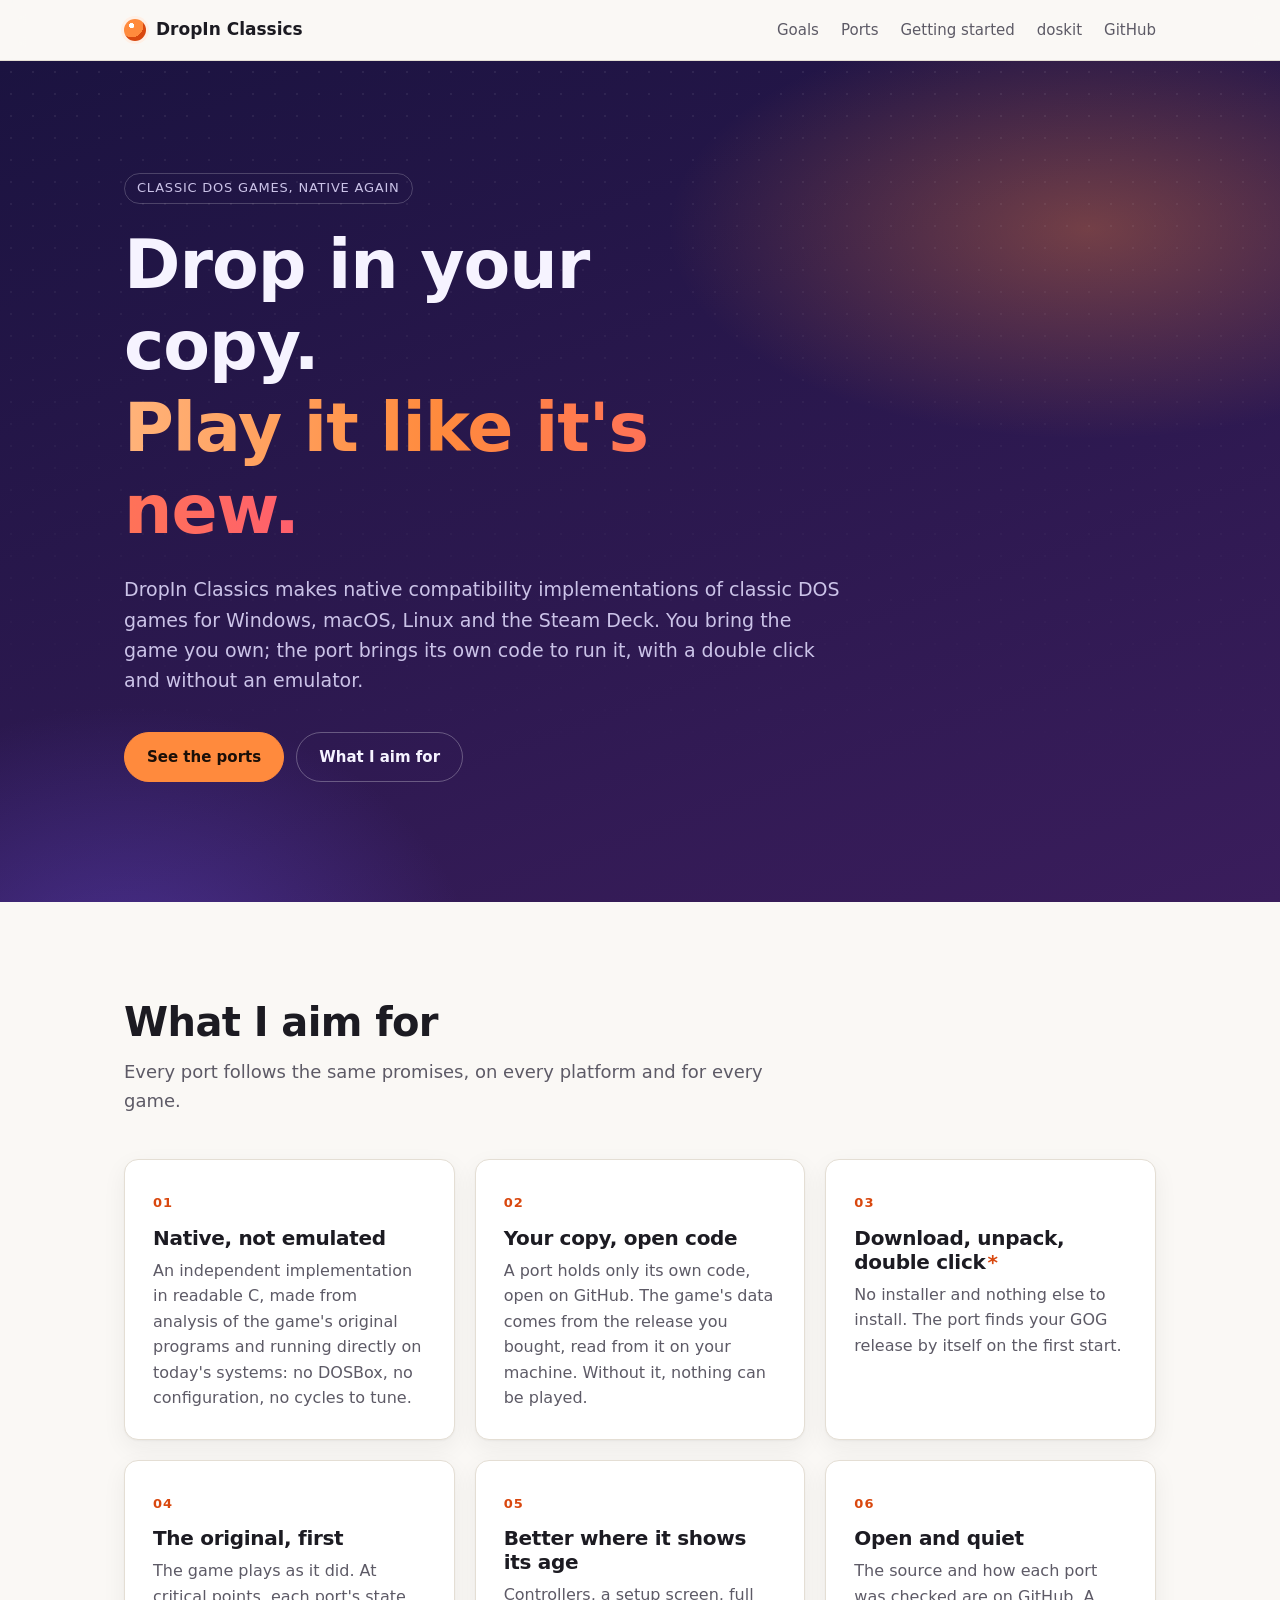
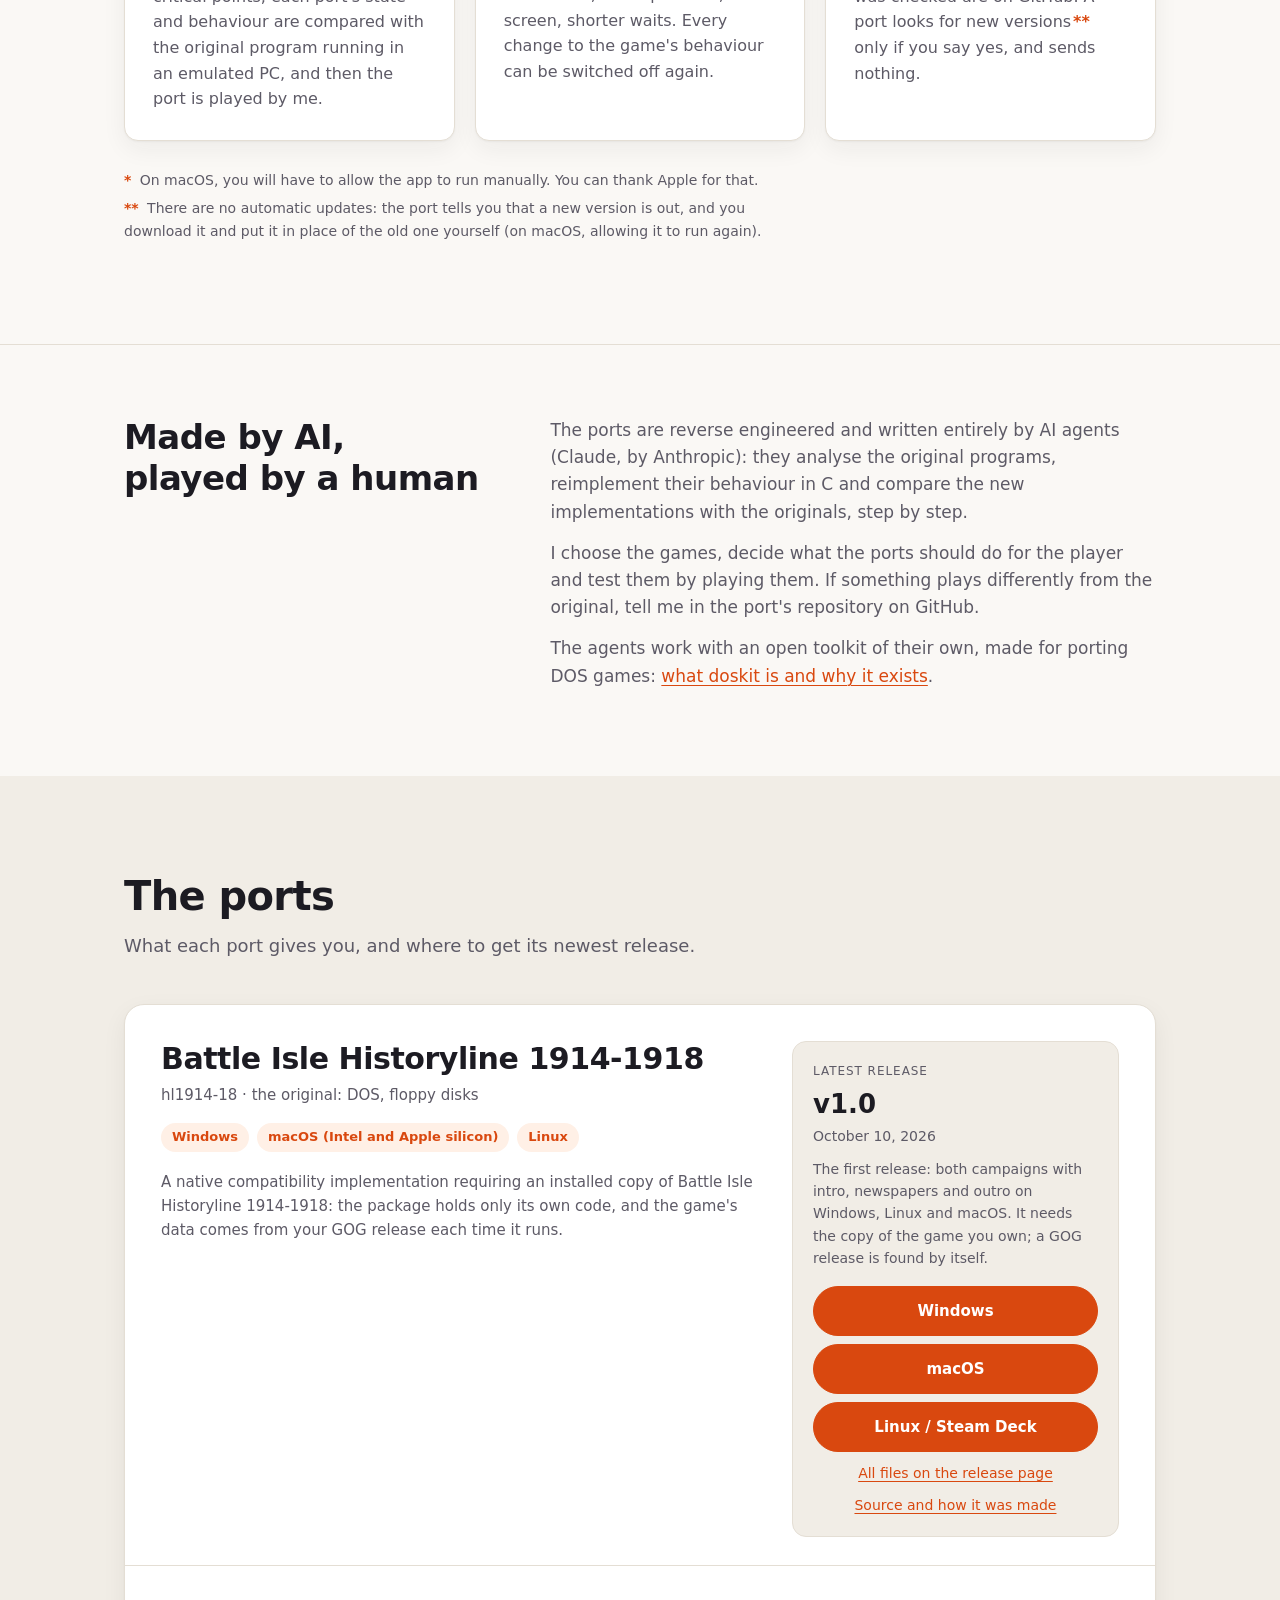
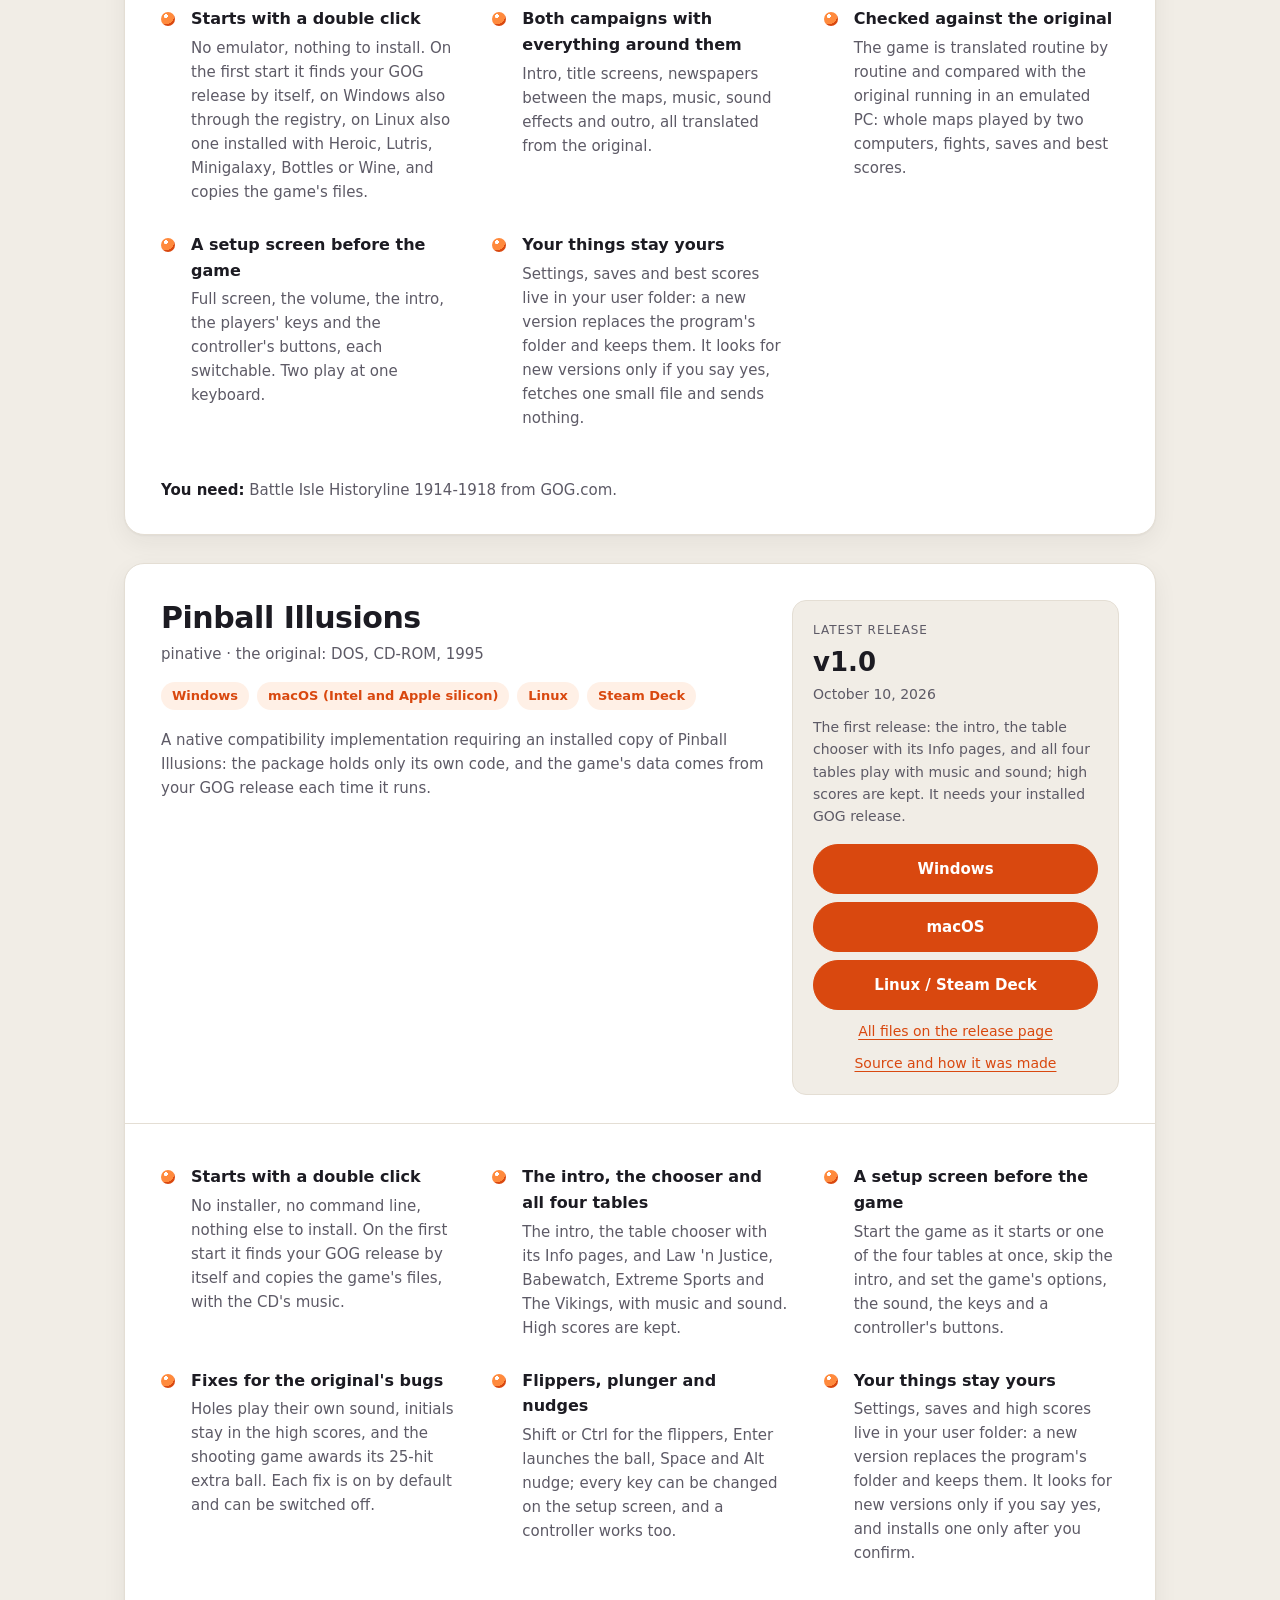
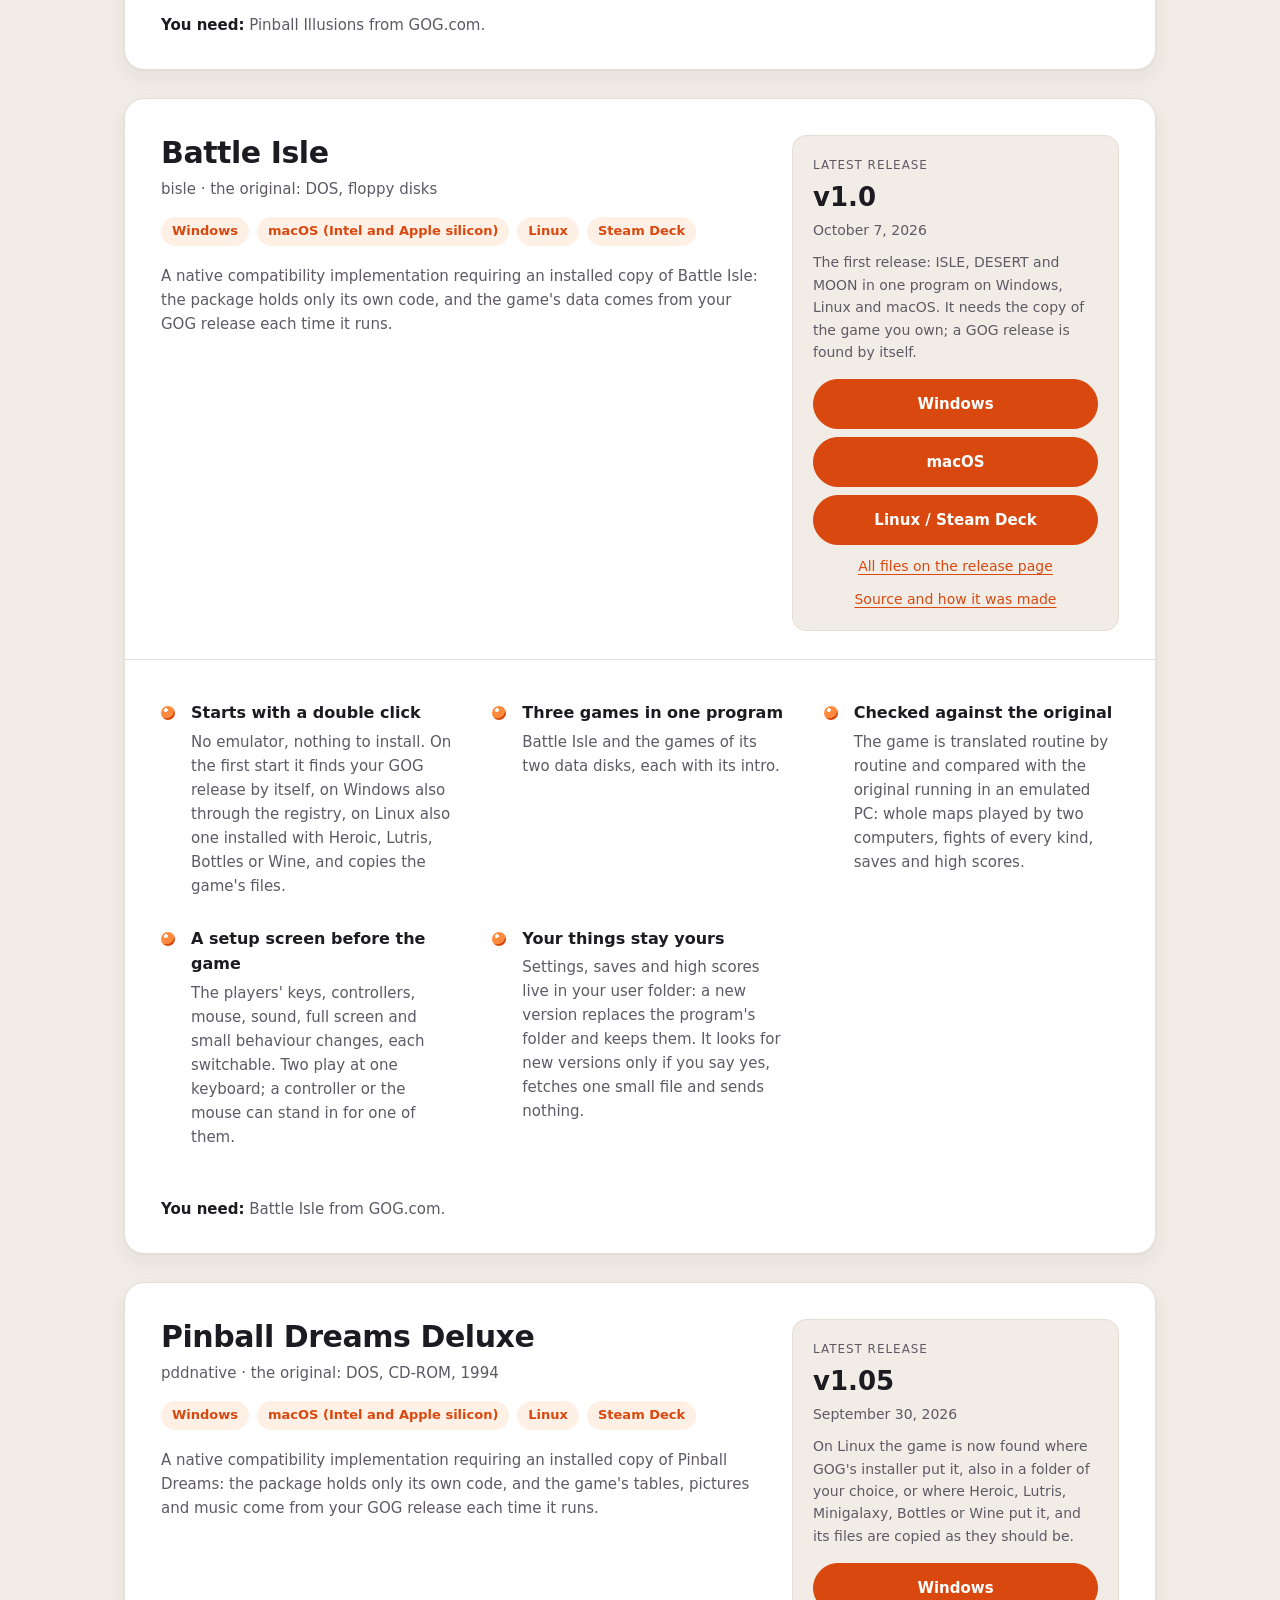
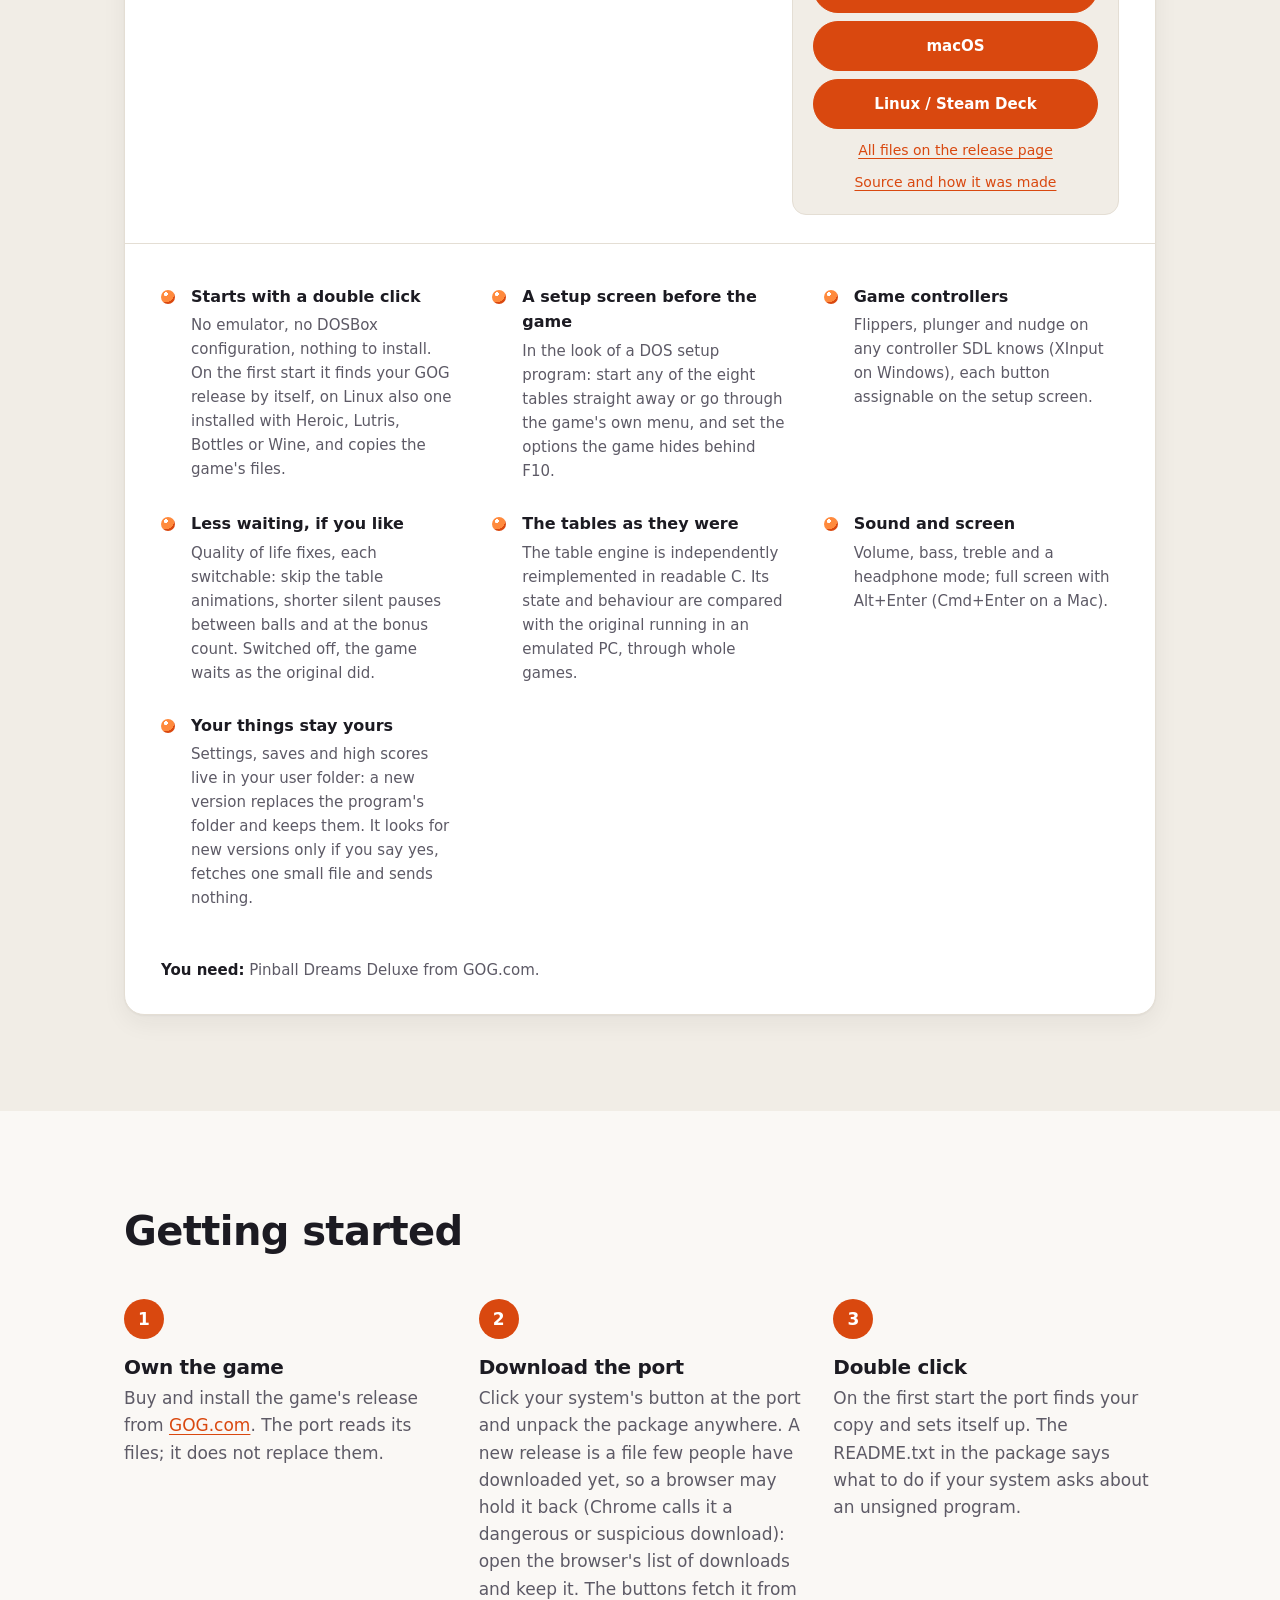
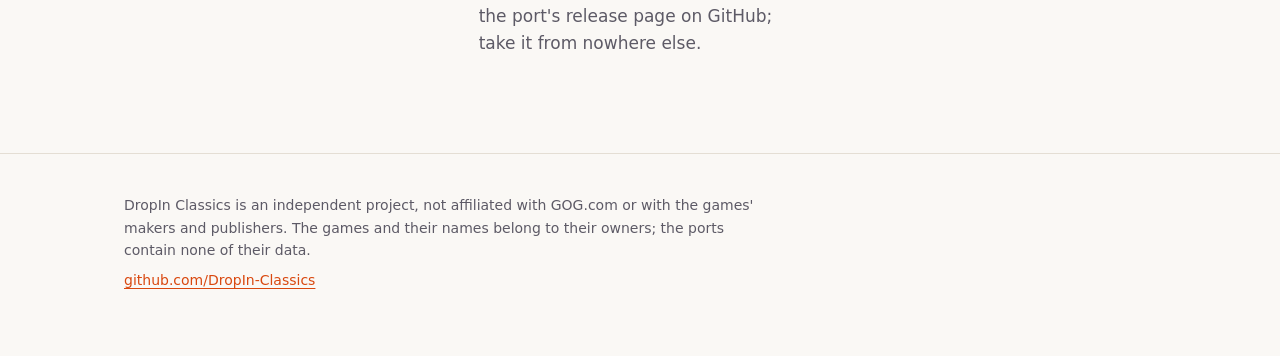
<file: index.html>
<!doctype html>
<html lang="en">
<head>
<meta charset="utf-8">
<meta name="viewport" content="width=device-width, initial-scale=1">
<title>DropIn Classics</title>
<meta name="description" content="Classic DOS games made to run natively on today's computers, with the copy you own.">
<meta name="color-scheme" content="light dark">
<link rel="icon" href="favicon.svg" type="image/svg+xml">
<link rel="stylesheet" href="style.css">
</head>
<body>

<header class="top">
  <div class="wrap top-inner">
    <a class="brand" href="#"><span class="mark" aria-hidden="true"></span>DropIn Classics</a>
    <nav>
      <a href="#goals">Goals</a>
      <a href="#ports">Ports</a>
      <a href="#start">Getting started</a>
      <a href="doskit.html">doskit</a>
      <a href="https://github.com/DropIn-Classics">GitHub</a>
    </nav>
  </div>
</header>

<main>

<section class="hero">
  <div class="wrap">
    <p class="eyebrow">Classic DOS games, native again</p>
    <h1>Drop in your copy.<br><span>Play it like it's new.</span></h1>
    <p class="lead">DropIn Classics makes native compatibility implementations of
      classic DOS games for Windows, macOS, Linux and the Steam Deck. You bring the
      game you own; the port brings its own code to run it, with a double click and
      without an emulator.</p>
    <div class="actions">
      <a class="button primary" href="#ports">See the ports</a>
      <a class="button" href="#goals">What I aim for</a>
    </div>
  </div>
</section>

<section id="goals" class="section">
  <div class="wrap">
    <h2>What I aim for</h2>
    <p class="section-lead">Every port follows the same promises, on every platform
      and for every game.</p>
    <div class="goals">
      <article class="goal">
        <span class="num">01</span>
        <h3>Native, not emulated</h3>
        <p>An independent implementation in readable C, made from analysis of the
          game's original programs and running directly on today's systems: no
          DOSBox, no configuration, no cycles to tune.</p>
      </article>
      <article class="goal">
        <span class="num">02</span>
        <h3>Your copy, open code</h3>
        <p>A port holds only its own code, open on GitHub. The game's data comes from the release
          you bought, read from it on your machine. Without it, nothing can be
          played.</p>
      </article>
      <article class="goal">
        <span class="num">03</span>
        <h3>Download, unpack, double click<a class="fn" href="#fn-mac" aria-label="footnote">*</a></h3>
        <p>No installer and nothing else to install. The port finds your GOG
          release by itself on the first start.</p>
      </article>
      <article class="goal">
        <span class="num">04</span>
        <h3>The original, first</h3>
        <p>The game plays as it did. At critical points, each port's state and
          behaviour are compared with the original program running in an emulated
          PC, and then the port is played by me.</p>
      </article>
      <article class="goal">
        <span class="num">05</span>
        <h3>Better where it shows its age</h3>
        <p>Controllers, a setup screen, full screen, shorter waits. Every change
          to the game's behaviour can be switched off again.</p>
      </article>
      <article class="goal">
        <span class="num">06</span>
        <h3>Open and quiet</h3>
        <p>The source and how each port was checked are on GitHub. A port looks
          for new versions<a class="fn" href="#fn-updates" aria-label="footnote">**</a> only if you say yes, and sends nothing.</p>
      </article>
    </div>
    <ol class="footnotes">
      <li id="fn-mac"><span>*</span> On macOS, you will have to allow the app to run
        manually. You can thank Apple for that.</li>
      <li id="fn-updates"><span>**</span> There are no automatic updates: the port tells
        you that a new version is out, and you download it and put it in place of the
        old one yourself (on macOS, allowing it to run again).</li>
    </ol>
  </div>
</section>

<section id="made" class="section made">
  <div class="wrap made-inner">
    <h2>Made by AI,<br>played by a human</h2>
    <div>
      <p>The ports are reverse engineered and written entirely by AI agents
        (Claude, by Anthropic): they analyse the original programs, reimplement
        their behaviour in C and compare the new implementations with the
        originals, step by step.</p>
      <p>I choose the games, decide what the ports should do for the player
        and test them by playing them. If something plays differently from
        the original, tell me in the port's repository on GitHub.</p>
      <p>The agents work with an open toolkit of their own, made for porting DOS
        games: <a href="doskit.html">what doskit is and why it exists</a>.</p>
    </div>
  </div>
</section>

<section id="ports" class="section alt">
  <div class="wrap">
    <h2>The ports</h2>
    <p class="section-lead">What each port gives you, and where to get its newest
      release.</p>
    <article class="port" id="hl1914-18">
      <div class="port-head">
        <div>
          <h3>Battle Isle Historyline 1914-1918</h3>
          <p class="port-meta">hl1914-18 &middot; the original: DOS, floppy disks</p>
          <ul class="chips"><li>Windows</li><li>macOS (Intel and Apple silicon)</li><li>Linux</li></ul>
          <p class="provenance">A native compatibility implementation requiring an installed copy of Battle Isle Historyline 1914-1918: the package holds only its own code, and the game&#x27;s data comes from your GOG release each time it runs.</p>
        </div>
        <aside class="release">
          <div class="label">Latest release</div>
          <div class="version">v1.0</div>
          <div class="date">October 10, 2026</div>
          <p class="note">The first release: both campaigns with intro, newspapers and outro on Windows, Linux and macOS. It needs the copy of the game you own; a GOG release is found by itself.</p>
          <div class="downloads" aria-label="Download for">
            <a class="button" href="https://github.com/DropIn-Classics/hl1914-18/releases/latest/download/history-line-windows-x64.zip">Windows</a>
            <a class="button" href="https://github.com/DropIn-Classics/hl1914-18/releases/latest/download/history-line-macos.zip">macOS</a>
            <a class="button" href="https://github.com/DropIn-Classics/hl1914-18/releases/latest/download/history-line-linux-x64.tar.gz">Linux / Steam Deck</a>
          </div>
          <a class="source" href="https://github.com/DropIn-Classics/hl1914-18/releases/latest">All files on the release page</a>
          <a class="source" href="https://github.com/DropIn-Classics/hl1914-18">Source and how it was made</a>
        </aside>
      </div>
      <ul class="brings">
      <li><h4>Starts with a double click</h4><p>No emulator, nothing to install. On the first start it finds your GOG release by itself, on Windows also through the registry, on Linux also one installed with Heroic, Lutris, Minigalaxy, Bottles or Wine, and copies the game&#x27;s files.</p></li>
      <li><h4>Both campaigns with everything around them</h4><p>Intro, title screens, newspapers between the maps, music, sound effects and outro, all translated from the original.</p></li>
      <li><h4>Checked against the original</h4><p>The game is translated routine by routine and compared with the original running in an emulated PC: whole maps played by two computers, fights, saves and best scores.</p></li>
      <li><h4>A setup screen before the game</h4><p>Full screen, the volume, the intro, the players&#x27; keys and the controller&#x27;s buttons, each switchable. Two play at one keyboard.</p></li>
      <li><h4>Your things stay yours</h4><p>Settings, saves and best scores live in your user folder: a new version replaces the program&#x27;s folder and keeps them. It looks for new versions only if you say yes, fetches one small file and sends nothing.</p></li>
      </ul>
      <p class="requires"><strong>You need:</strong> Battle Isle Historyline 1914-1918 from GOG.com.</p>
    </article>
    <article class="port" id="pinative">
      <div class="port-head">
        <div>
          <h3>Pinball Illusions</h3>
          <p class="port-meta">pinative &middot; the original: DOS, CD-ROM, 1995</p>
          <ul class="chips"><li>Windows</li><li>macOS (Intel and Apple silicon)</li><li>Linux</li><li>Steam Deck</li></ul>
          <p class="provenance">A native compatibility implementation requiring an installed copy of Pinball Illusions: the package holds only its own code, and the game&#x27;s data comes from your GOG release each time it runs.</p>
        </div>
        <aside class="release">
          <div class="label">Latest release</div>
          <div class="version">v1.0</div>
          <div class="date">October 10, 2026</div>
          <p class="note">The first release: the intro, the table chooser with its Info pages, and all four tables play with music and sound; high scores are kept. It needs your installed GOG release.</p>
          <div class="downloads" aria-label="Download for">
            <a class="button" href="https://github.com/DropIn-Classics/pinative/releases/latest/download/pinative-windows-x64.zip">Windows</a>
            <a class="button" href="https://github.com/DropIn-Classics/pinative/releases/latest/download/pinative-macos.zip">macOS</a>
            <a class="button" href="https://github.com/DropIn-Classics/pinative/releases/latest/download/pinative-linux-x64.tar.gz">Linux / Steam Deck</a>
          </div>
          <a class="source" href="https://github.com/DropIn-Classics/pinative/releases/latest">All files on the release page</a>
          <a class="source" href="https://github.com/DropIn-Classics/pinative">Source and how it was made</a>
        </aside>
      </div>
      <ul class="brings">
      <li><h4>Starts with a double click</h4><p>No installer, no command line, nothing else to install. On the first start it finds your GOG release by itself and copies the game&#x27;s files, with the CD&#x27;s music.</p></li>
      <li><h4>The intro, the chooser and all four tables</h4><p>The intro, the table chooser with its Info pages, and Law &#x27;n Justice, Babewatch, Extreme Sports and The Vikings, with music and sound. High scores are kept.</p></li>
      <li><h4>A setup screen before the game</h4><p>Start the game as it starts or one of the four tables at once, skip the intro, and set the game&#x27;s options, the sound, the keys and a controller&#x27;s buttons.</p></li>
      <li><h4>Fixes for the original&#x27;s bugs</h4><p>Holes play their own sound, initials stay in the high scores, and the shooting game awards its 25-hit extra ball. Each fix is on by default and can be switched off.</p></li>
      <li><h4>Flippers, plunger and nudges</h4><p>Shift or Ctrl for the flippers, Enter launches the ball, Space and Alt nudge; every key can be changed on the setup screen, and a controller works too.</p></li>
      <li><h4>Your things stay yours</h4><p>Settings, saves and high scores live in your user folder: a new version replaces the program&#x27;s folder and keeps them. It looks for new versions only if you say yes, and installs one only after you confirm.</p></li>
      </ul>
      <p class="requires"><strong>You need:</strong> Pinball Illusions from GOG.com.</p>
    </article>
    <article class="port" id="bisle">
      <div class="port-head">
        <div>
          <h3>Battle Isle</h3>
          <p class="port-meta">bisle &middot; the original: DOS, floppy disks</p>
          <ul class="chips"><li>Windows</li><li>macOS (Intel and Apple silicon)</li><li>Linux</li><li>Steam Deck</li></ul>
          <p class="provenance">A native compatibility implementation requiring an installed copy of Battle Isle: the package holds only its own code, and the game&#x27;s data comes from your GOG release each time it runs.</p>
        </div>
        <aside class="release">
          <div class="label">Latest release</div>
          <div class="version">v1.0</div>
          <div class="date">October 7, 2026</div>
          <p class="note">The first release: ISLE, DESERT and MOON in one program on Windows, Linux and macOS. It needs the copy of the game you own; a GOG release is found by itself.</p>
          <div class="downloads" aria-label="Download for">
            <a class="button" href="https://github.com/DropIn-Classics/bisle/releases/latest/download/battle-isle-windows-x64.zip">Windows</a>
            <a class="button" href="https://github.com/DropIn-Classics/bisle/releases/latest/download/battle-isle-macos.zip">macOS</a>
            <a class="button" href="https://github.com/DropIn-Classics/bisle/releases/latest/download/battle-isle-linux-x64.tar.gz">Linux / Steam Deck</a>
          </div>
          <a class="source" href="https://github.com/DropIn-Classics/bisle/releases/latest">All files on the release page</a>
          <a class="source" href="https://github.com/DropIn-Classics/bisle">Source and how it was made</a>
        </aside>
      </div>
      <ul class="brings">
      <li><h4>Starts with a double click</h4><p>No emulator, nothing to install. On the first start it finds your GOG release by itself, on Windows also through the registry, on Linux also one installed with Heroic, Lutris, Bottles or Wine, and copies the game&#x27;s files.</p></li>
      <li><h4>Three games in one program</h4><p>Battle Isle and the games of its two data disks, each with its intro.</p></li>
      <li><h4>Checked against the original</h4><p>The game is translated routine by routine and compared with the original running in an emulated PC: whole maps played by two computers, fights of every kind, saves and high scores.</p></li>
      <li><h4>A setup screen before the game</h4><p>The players&#x27; keys, controllers, mouse, sound, full screen and small behaviour changes, each switchable. Two play at one keyboard; a controller or the mouse can stand in for one of them.</p></li>
      <li><h4>Your things stay yours</h4><p>Settings, saves and high scores live in your user folder: a new version replaces the program&#x27;s folder and keeps them. It looks for new versions only if you say yes, fetches one small file and sends nothing.</p></li>
      </ul>
      <p class="requires"><strong>You need:</strong> Battle Isle from GOG.com.</p>
    </article>
    <article class="port" id="pddnative">
      <div class="port-head">
        <div>
          <h3>Pinball Dreams Deluxe</h3>
          <p class="port-meta">pddnative &middot; the original: DOS, CD-ROM, 1994</p>
          <ul class="chips"><li>Windows</li><li>macOS (Intel and Apple silicon)</li><li>Linux</li><li>Steam Deck</li></ul>
          <p class="provenance">A native compatibility implementation requiring an installed copy of Pinball Dreams: the package holds only its own code, and the game&#x27;s tables, pictures and music come from your GOG release each time it runs.</p>
        </div>
        <aside class="release">
          <div class="label">Latest release</div>
          <div class="version">v1.05</div>
          <div class="date">September 30, 2026</div>
          <p class="note">On Linux the game is now found where GOG&#x27;s installer put it, also in a folder of your choice, or where Heroic, Lutris, Minigalaxy, Bottles or Wine put it, and its files are copied as they should be.</p>
          <div class="downloads" aria-label="Download for">
            <a class="button" href="https://github.com/DropIn-Classics/pddnative/releases/latest/download/pddnative-windows-x64.zip">Windows</a>
            <a class="button" href="https://github.com/DropIn-Classics/pddnative/releases/latest/download/pddnative-macos.zip">macOS</a>
            <a class="button" href="https://github.com/DropIn-Classics/pddnative/releases/latest/download/pddnative-linux-x64.tar.gz">Linux / Steam Deck</a>
          </div>
          <a class="source" href="https://github.com/DropIn-Classics/pddnative/releases/latest">All files on the release page</a>
          <a class="source" href="https://github.com/DropIn-Classics/pddnative">Source and how it was made</a>
        </aside>
      </div>
      <ul class="brings">
      <li><h4>Starts with a double click</h4><p>No emulator, no DOSBox configuration, nothing to install. On the first start it finds your GOG release by itself, on Linux also one installed with Heroic, Lutris, Bottles or Wine, and copies the game&#x27;s files.</p></li>
      <li><h4>A setup screen before the game</h4><p>In the look of a DOS setup program: start any of the eight tables straight away or go through the game&#x27;s own menu, and set the options the game hides behind F10.</p></li>
      <li><h4>Game controllers</h4><p>Flippers, plunger and nudge on any controller SDL knows (XInput on Windows), each button assignable on the setup screen.</p></li>
      <li><h4>Less waiting, if you like</h4><p>Quality of life fixes, each switchable: skip the table animations, shorter silent pauses between balls and at the bonus count. Switched off, the game waits as the original did.</p></li>
      <li><h4>The tables as they were</h4><p>The table engine is independently reimplemented in readable C. Its state and behaviour are compared with the original running in an emulated PC, through whole games.</p></li>
      <li><h4>Sound and screen</h4><p>Volume, bass, treble and a headphone mode; full screen with Alt+Enter (Cmd+Enter on a Mac).</p></li>
      <li><h4>Your things stay yours</h4><p>Settings, saves and high scores live in your user folder: a new version replaces the program&#x27;s folder and keeps them. It looks for new versions only if you say yes, fetches one small file and sends nothing.</p></li>
      </ul>
      <p class="requires"><strong>You need:</strong> Pinball Dreams Deluxe from GOG.com.</p>
    </article>
  </div>
</section>

<section id="start" class="section">
  <div class="wrap">
    <h2>Getting started</h2>
    <ol class="steps">
      <li><h3>Own the game</h3><p>Buy and install the game's release from
        <a href="https://www.gog.com/">GOG.com</a>. The port reads its files; it
        does not replace them.</p></li>
      <li><h3>Download the port</h3><p>Click your system's button at the port and
        unpack the package anywhere. A new release is a file few people have
        downloaded yet, so a browser may hold it back (Chrome calls it a
        dangerous or suspicious download): open the browser's list of downloads
        and keep it. The buttons fetch it from the port's release page on
        GitHub; take it from nowhere else.</p></li>
      <li><h3>Double click</h3><p>On the first start the port finds your copy and
        sets itself up. The README.txt in the package says what to do if your
        system asks about an unsigned program.</p></li>
    </ol>
  </div>
</section>

</main>

<footer class="foot">
  <div class="wrap">
    <p>DropIn Classics is an independent project, not affiliated with GOG.com or
      with the games' makers and publishers. The games and their names belong to
      their owners; the ports contain none of their data.</p>
    <p><a href="https://github.com/DropIn-Classics">github.com/DropIn-Classics</a></p>
  </div>
</footer>

</body>
</html>
</file>
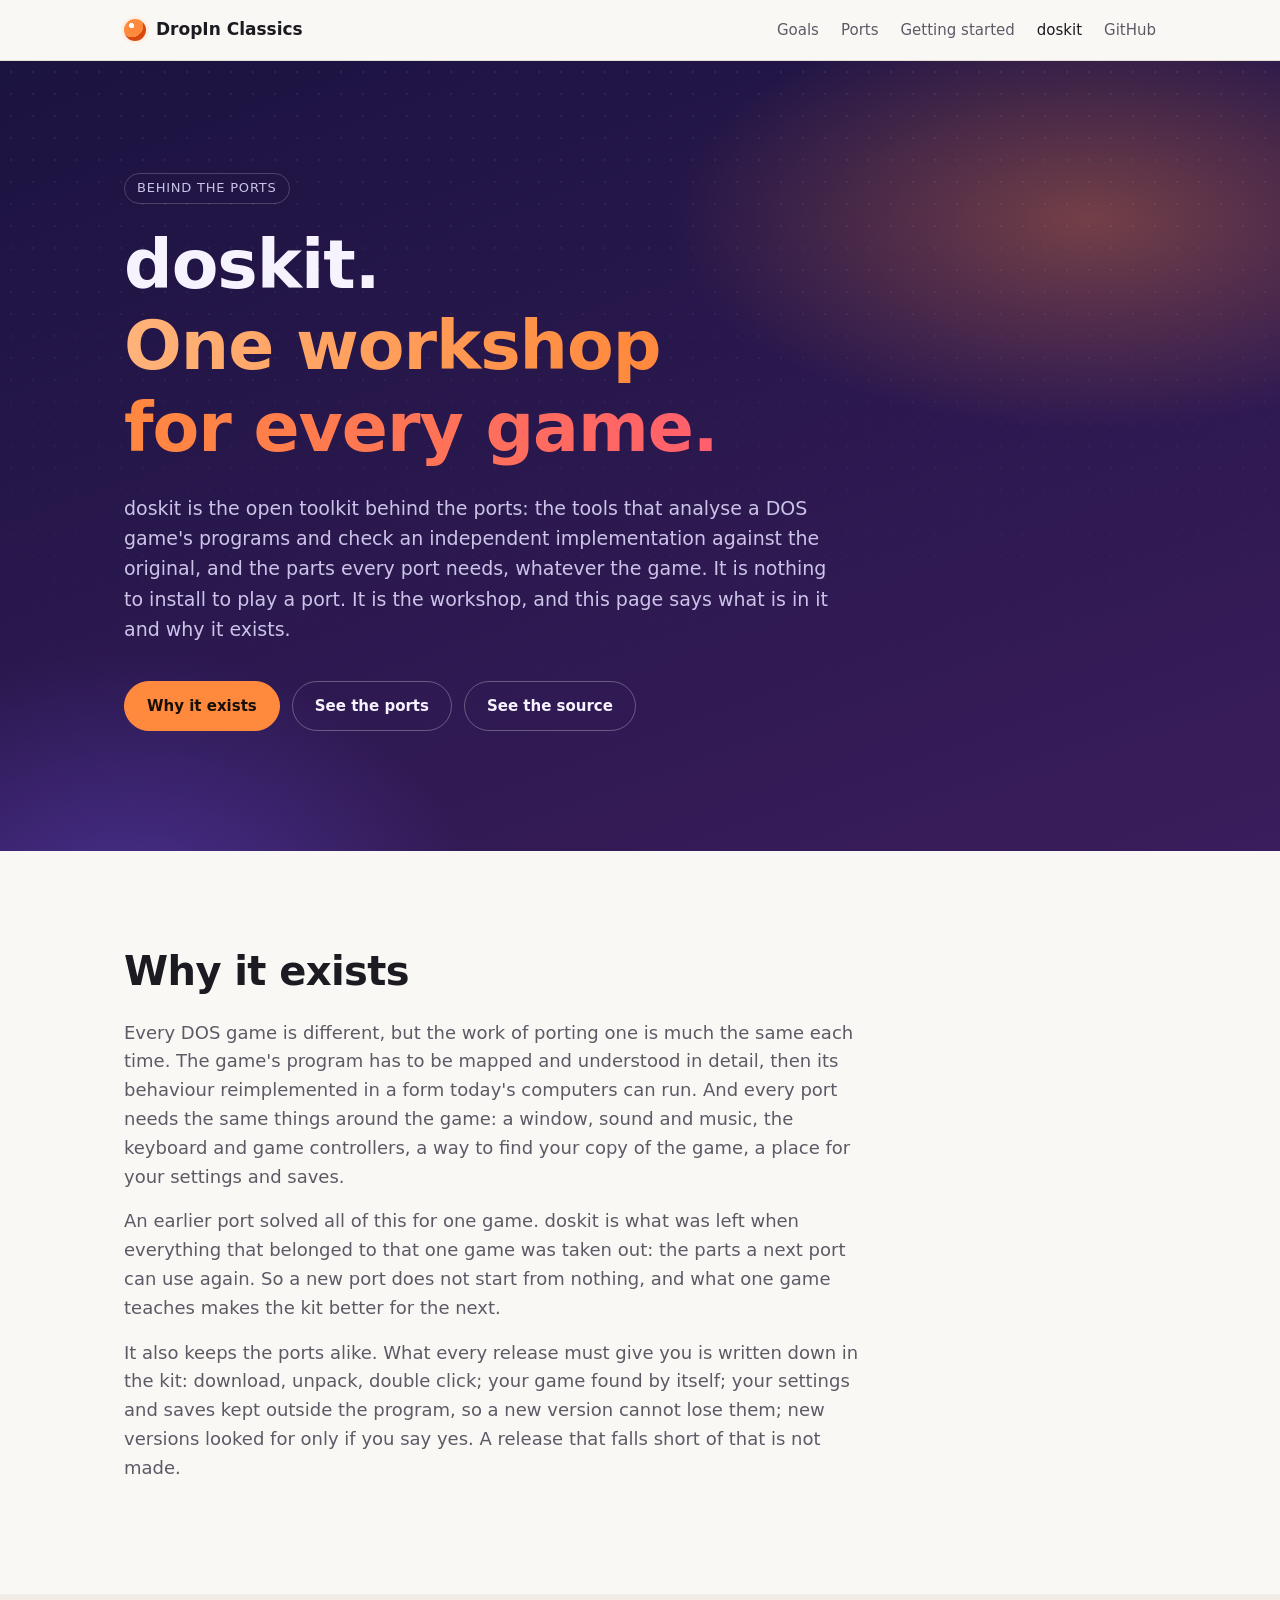
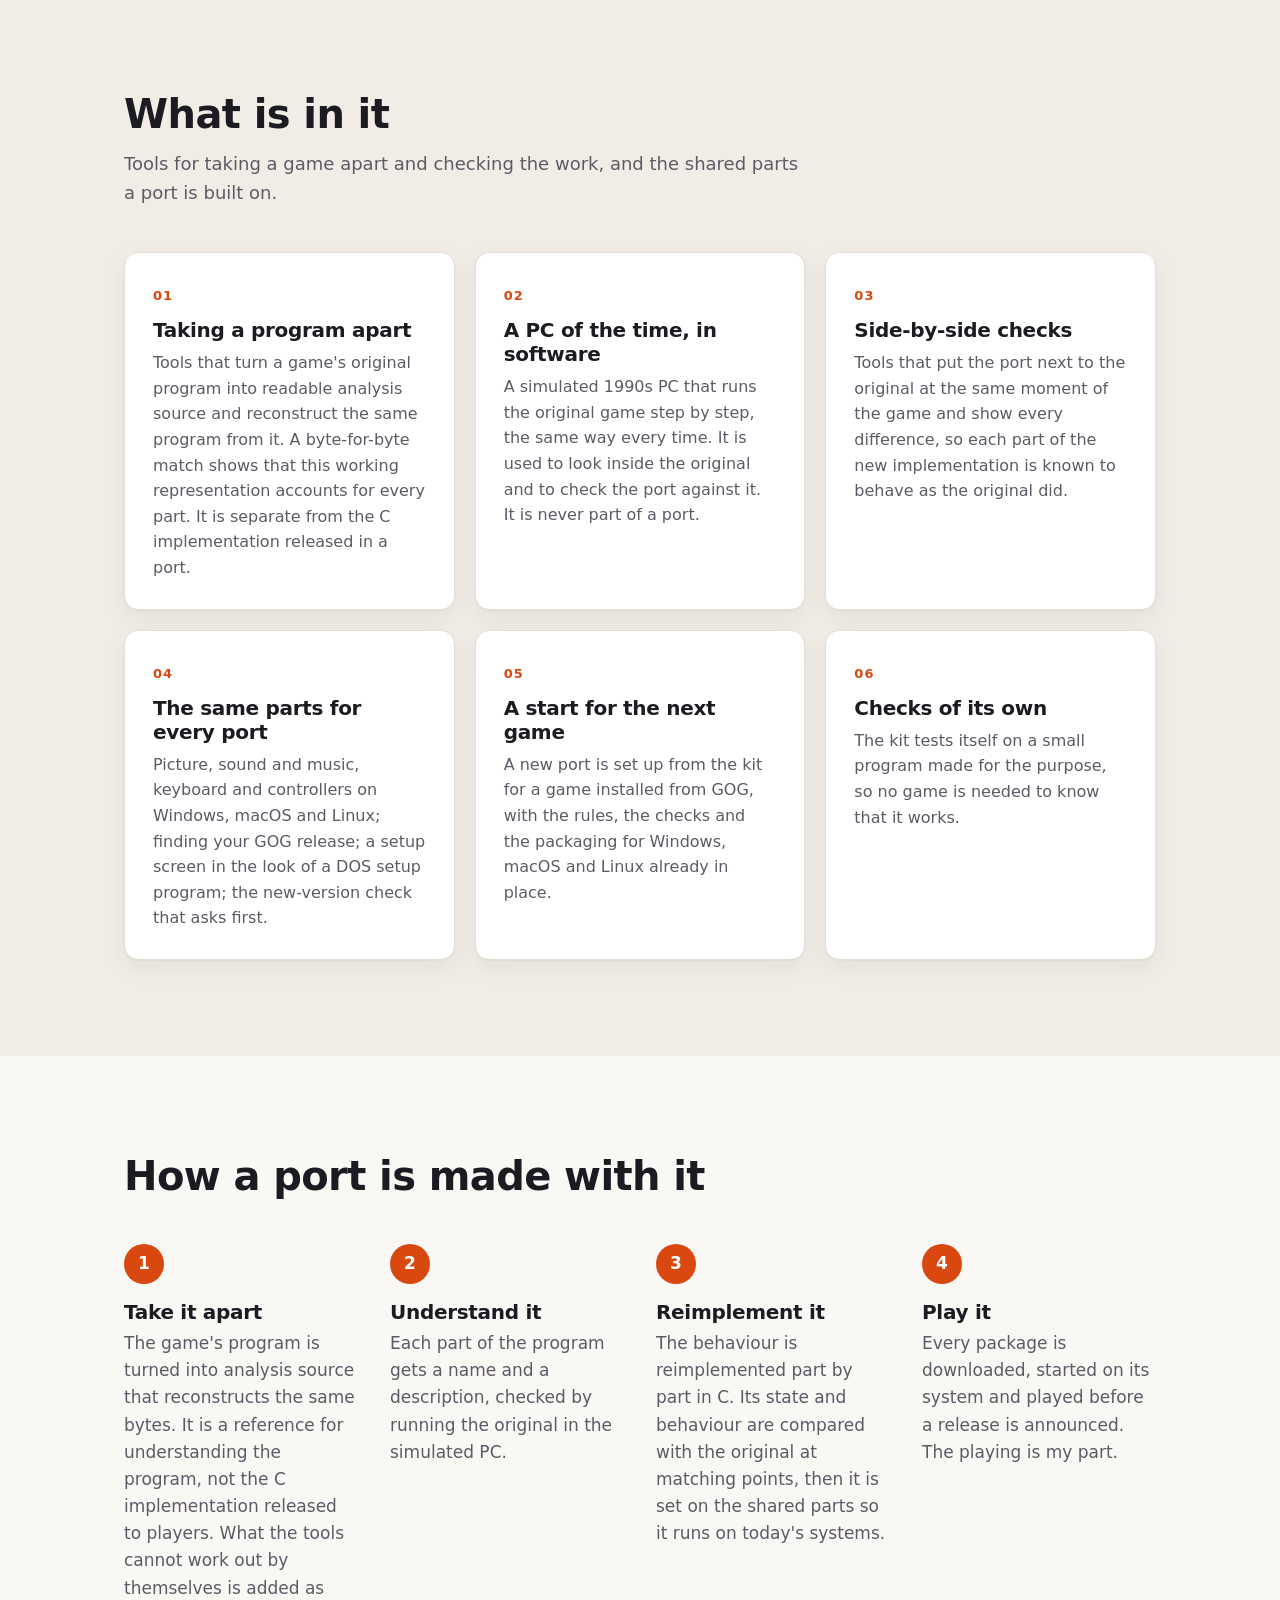
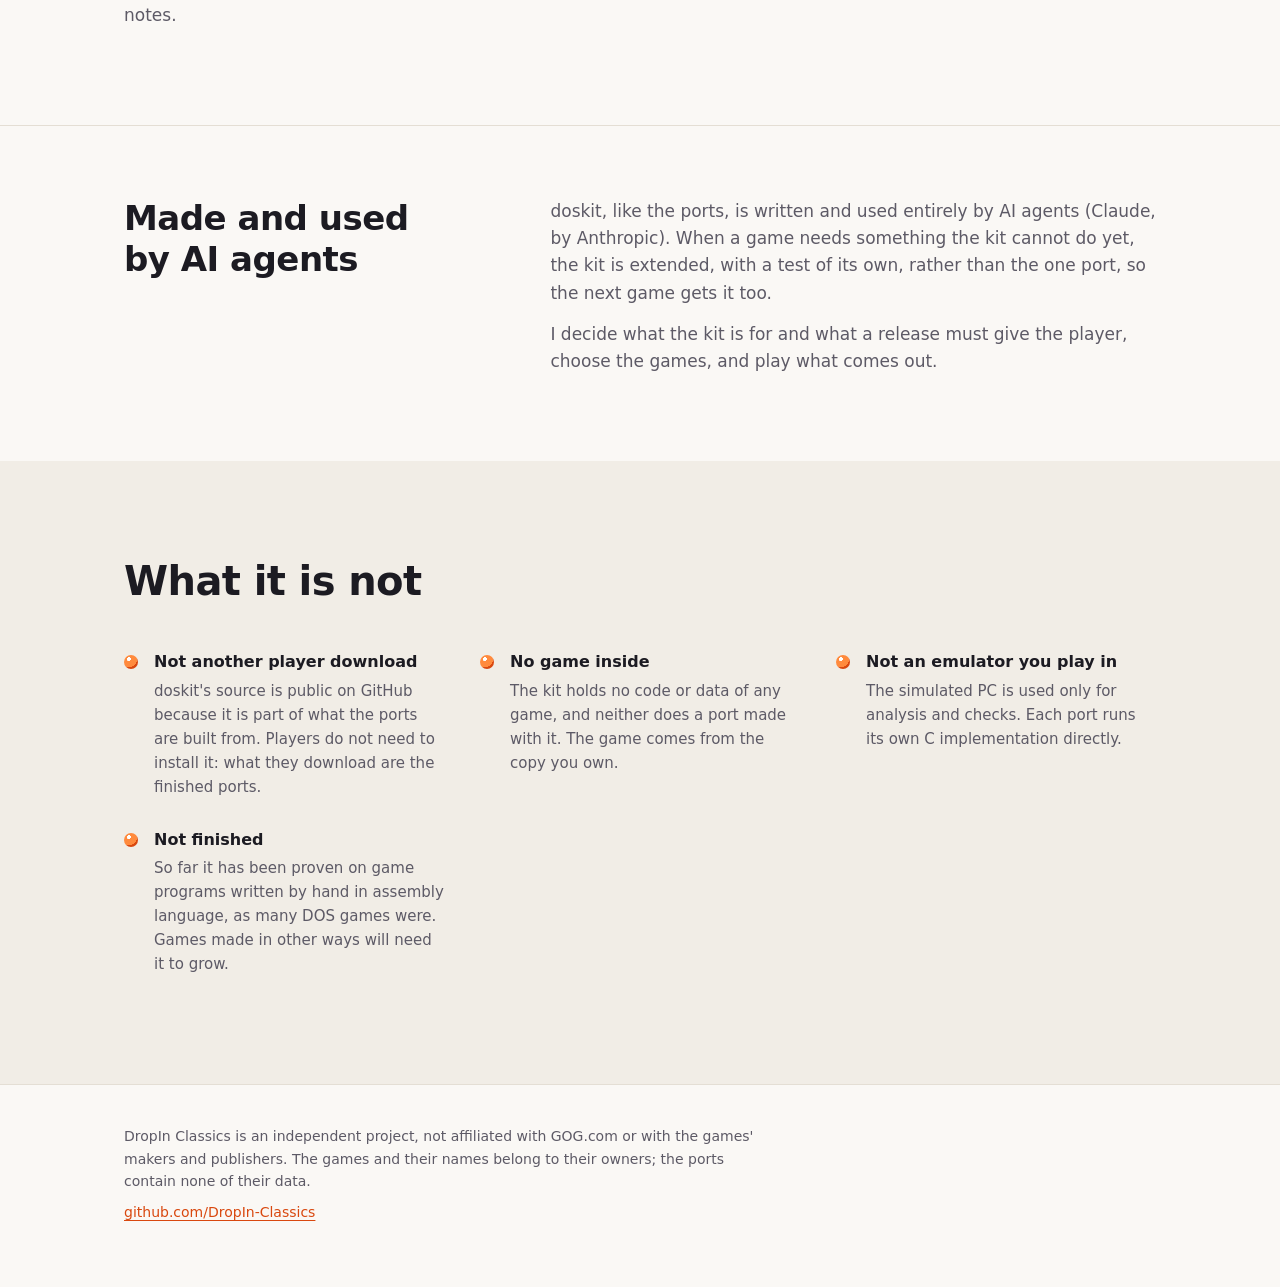
<file: doskit.html>
<!doctype html>
<html lang="en">
<head>
<meta charset="utf-8">
<meta name="viewport" content="width=device-width, initial-scale=1">
<title>doskit · DropIn Classics</title>
<meta name="description" content="doskit, the workshop behind the DropIn Classics ports: what it is and why it exists.">
<meta name="color-scheme" content="light dark">
<link rel="icon" href="favicon.svg" type="image/svg+xml">
<link rel="stylesheet" href="style.css">
</head>
<body>

<header class="top">
  <div class="wrap top-inner">
    <a class="brand" href="index.html"><span class="mark" aria-hidden="true"></span>DropIn Classics</a>
    <nav>
      <a href="index.html#goals">Goals</a>
      <a href="index.html#ports">Ports</a>
      <a href="index.html#start">Getting started</a>
      <a href="doskit.html" aria-current="page">doskit</a>
      <a href="https://github.com/DropIn-Classics">GitHub</a>
    </nav>
  </div>
</header>

<main>

<section class="hero">
  <div class="wrap">
    <p class="eyebrow">Behind the ports</p>
    <h1>doskit.<br><span>One workshop for every game.</span></h1>
    <p class="lead">doskit is the open toolkit behind the ports: the tools that analyse a
      DOS game's programs and check an independent implementation against the
      original, and the parts every port needs, whatever the game. It is nothing to
      install to play a port. It is the workshop, and this page says what is in it
      and why it exists.</p>
    <div class="actions">
      <a class="button primary" href="#why">Why it exists</a>
      <a class="button" href="index.html#ports">See the ports</a>
      <a class="button" href="https://github.com/DropIn-Classics/doskit">See the source</a>
    </div>
  </div>
</section>

<section id="why" class="section">
  <div class="wrap">
    <h2>Why it exists</h2>
    <div class="prose">
      <p>Every DOS game is different, but the work of porting one is much the same
        each time. The game's program has to be mapped and understood in detail,
        then its behaviour reimplemented in a form today's computers can run. And
        every port needs the same things around the game: a window, sound and music,
        the keyboard and game controllers, a way to find your copy of the game, a
        place for your settings and saves.</p>
      <p>An earlier port solved all of this for one game. doskit is what was left
        when everything that belonged to that one game was taken out: the parts a
        next port can use again. So a new port does not start from nothing, and
        what one game teaches makes the kit better for the next.</p>
      <p>It also keeps the ports alike. What every release must give you is
        written down in the kit: download, unpack, double click; your game found
        by itself; your settings and saves kept outside the program, so a new
        version cannot lose them; new versions looked for only if you say yes. A
        release that falls short of that is not made.</p>
    </div>
  </div>
</section>

<section id="inside" class="section alt">
  <div class="wrap">
    <h2>What is in it</h2>
    <p class="section-lead">Tools for taking a game apart and checking the work,
      and the shared parts a port is built on.</p>
    <div class="goals">
      <article class="goal">
        <span class="num">01</span>
        <h3>Taking a program apart</h3>
        <p>Tools that turn a game's original program into readable analysis source
          and reconstruct the same program from it. A byte-for-byte match shows that
          this working representation accounts for every part. It is separate from
          the C implementation released in a port.</p>
      </article>
      <article class="goal">
        <span class="num">02</span>
        <h3>A PC of the time, in software</h3>
        <p>A simulated 1990s PC that runs the original game step by step, the same
          way every time. It is used to look inside the original and to check the
          port against it. It is never part of a port.</p>
      </article>
      <article class="goal">
        <span class="num">03</span>
        <h3>Side-by-side checks</h3>
        <p>Tools that put the port next to the original at the same moment of the
          game and show every difference, so each part of the new implementation is
          known to behave as the original did.</p>
      </article>
      <article class="goal">
        <span class="num">04</span>
        <h3>The same parts for every port</h3>
        <p>Picture, sound and music, keyboard and controllers on Windows, macOS and
          Linux; finding your GOG release; a setup screen in the look of a DOS
          setup program; the new-version check that asks first.</p>
      </article>
      <article class="goal">
        <span class="num">05</span>
        <h3>A start for the next game</h3>
        <p>A new port is set up from the kit for a game installed from GOG, with
          the rules, the checks and the packaging for Windows, macOS and Linux
          already in place.</p>
      </article>
      <article class="goal">
        <span class="num">06</span>
        <h3>Checks of its own</h3>
        <p>The kit tests itself on a small program made for the purpose, so no
          game is needed to know that it works.</p>
      </article>
    </div>
  </div>
</section>

<section id="how" class="section">
  <div class="wrap">
    <h2>How a port is made with it</h2>
    <ol class="steps four">
      <li><h3>Take it apart</h3><p>The game's program is turned into analysis source
        that reconstructs the same bytes. It is a reference for understanding the
        program, not the C implementation released to players. What the tools cannot
        work out by themselves is added as notes.</p></li>
      <li><h3>Understand it</h3><p>Each part of the program gets a name and a
        description, checked by running the original in the simulated PC.</p></li>
      <li><h3>Reimplement it</h3><p>The behaviour is reimplemented part by part in C.
        Its state and behaviour are compared with the original at matching points,
        then it is set on the shared parts so it runs on today's systems.</p></li>
      <li><h3>Play it</h3><p>Every package is downloaded, started on its system
        and played before a release is announced. The playing is my part.</p></li>
    </ol>
  </div>
</section>

<section class="section made">
  <div class="wrap made-inner">
    <h2>Made and used<br>by AI agents</h2>
    <div>
      <p>doskit, like the ports, is written and used entirely by AI agents
        (Claude, by Anthropic). When a game needs something the kit cannot do
        yet, the kit is extended, with a test of its own, rather than the one
        port, so the next game gets it too.</p>
      <p>I decide what the kit is for and what a release must give the player,
        choose the games, and play what comes out.</p>
    </div>
  </div>
</section>

<section id="not" class="section alt">
  <div class="wrap">
    <h2>What it is not</h2>
    <ul class="brings plain">
      <li><h4>Not another player download</h4><p>doskit's source is public on
        GitHub because it is part of what the ports are built from. Players do not
        need to install it: what they download are the finished ports.</p></li>
      <li><h4>No game inside</h4><p>The kit holds no code or data of any game, and
        neither does a port made with it. The game comes from the copy you
        own.</p></li>
      <li><h4>Not an emulator you play in</h4><p>The simulated PC is used only for
        analysis and checks. Each port runs its own C implementation directly.</p></li>
      <li><h4>Not finished</h4><p>So far it has been proven on game programs written
        by hand in assembly language, as many DOS games were. Games made in other
        ways will need it to grow.</p></li>
    </ul>
  </div>
</section>

</main>

<footer class="foot">
  <div class="wrap">
    <p>DropIn Classics is an independent project, not affiliated with GOG.com or
      with the games' makers and publishers. The games and their names belong to
      their owners; the ports contain none of their data.</p>
    <p><a href="https://github.com/DropIn-Classics">github.com/DropIn-Classics</a></p>
  </div>
</footer>

</body>
</html>
</file>
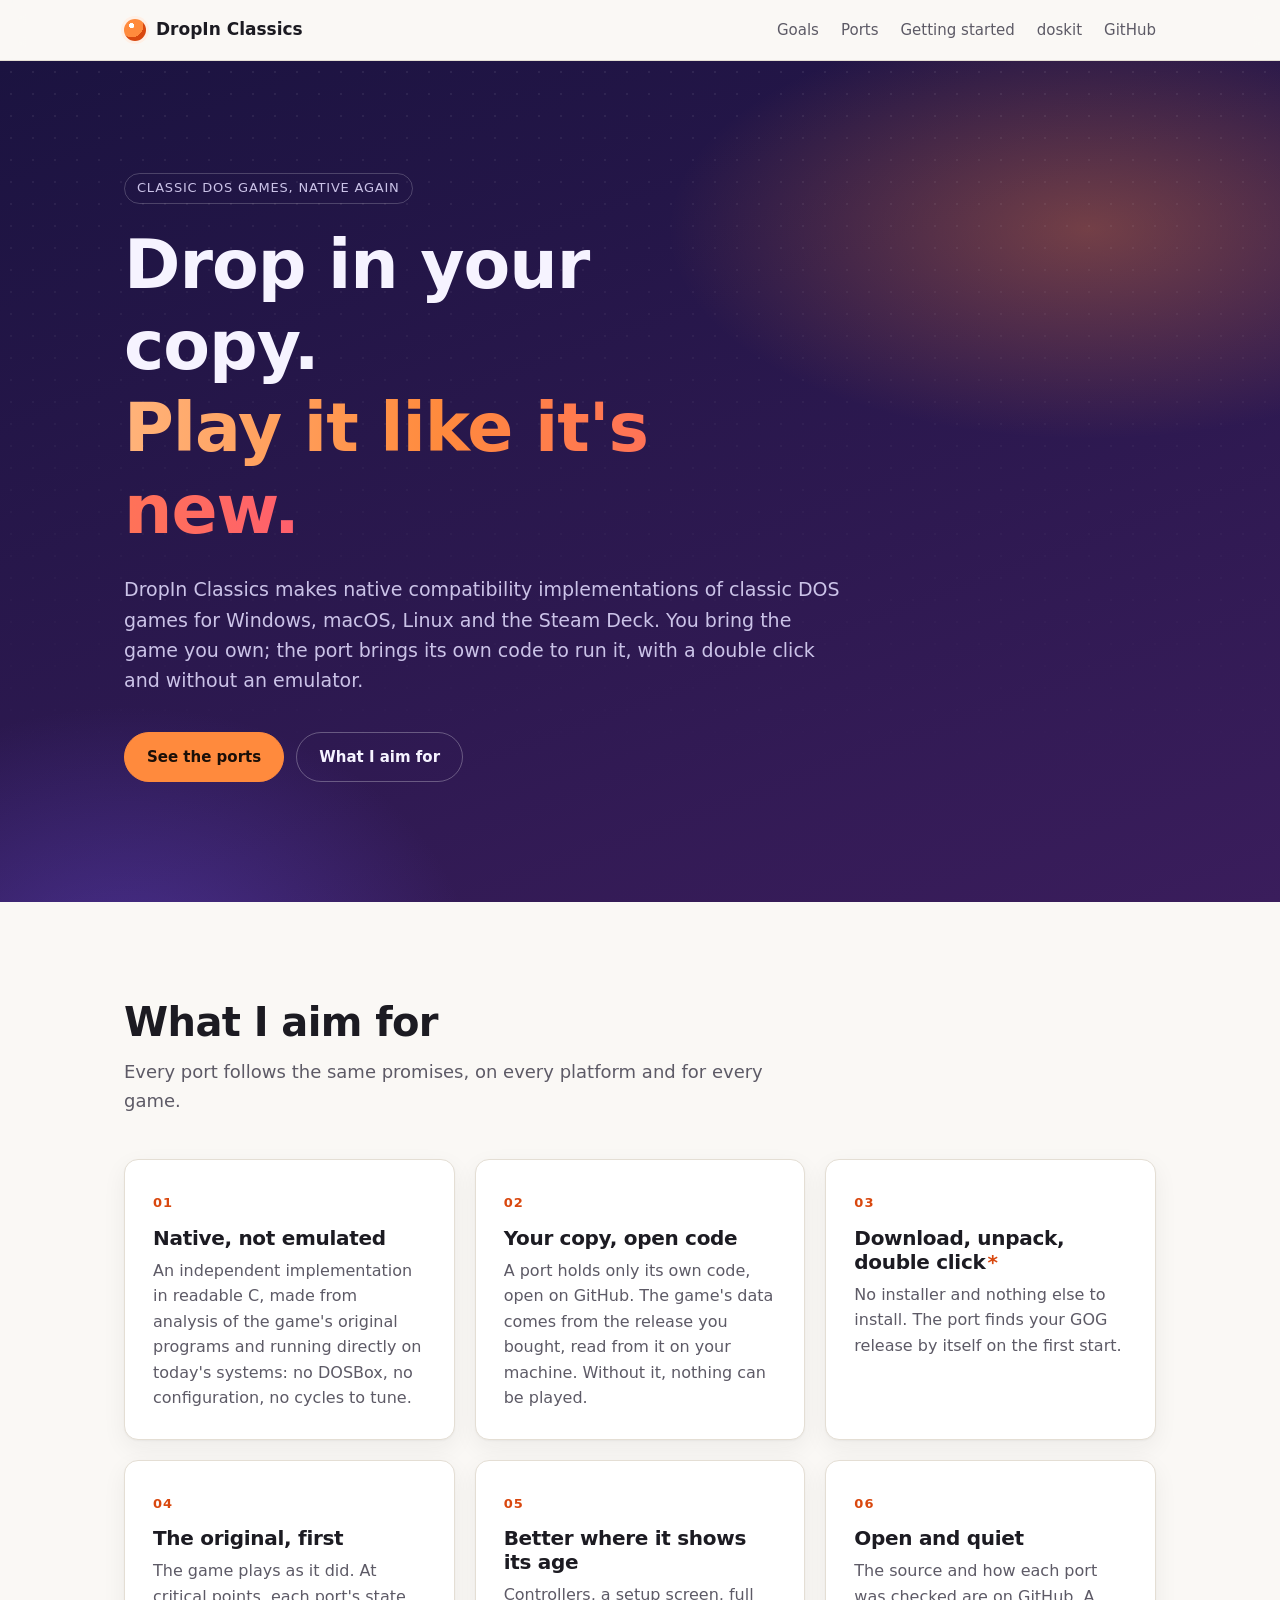
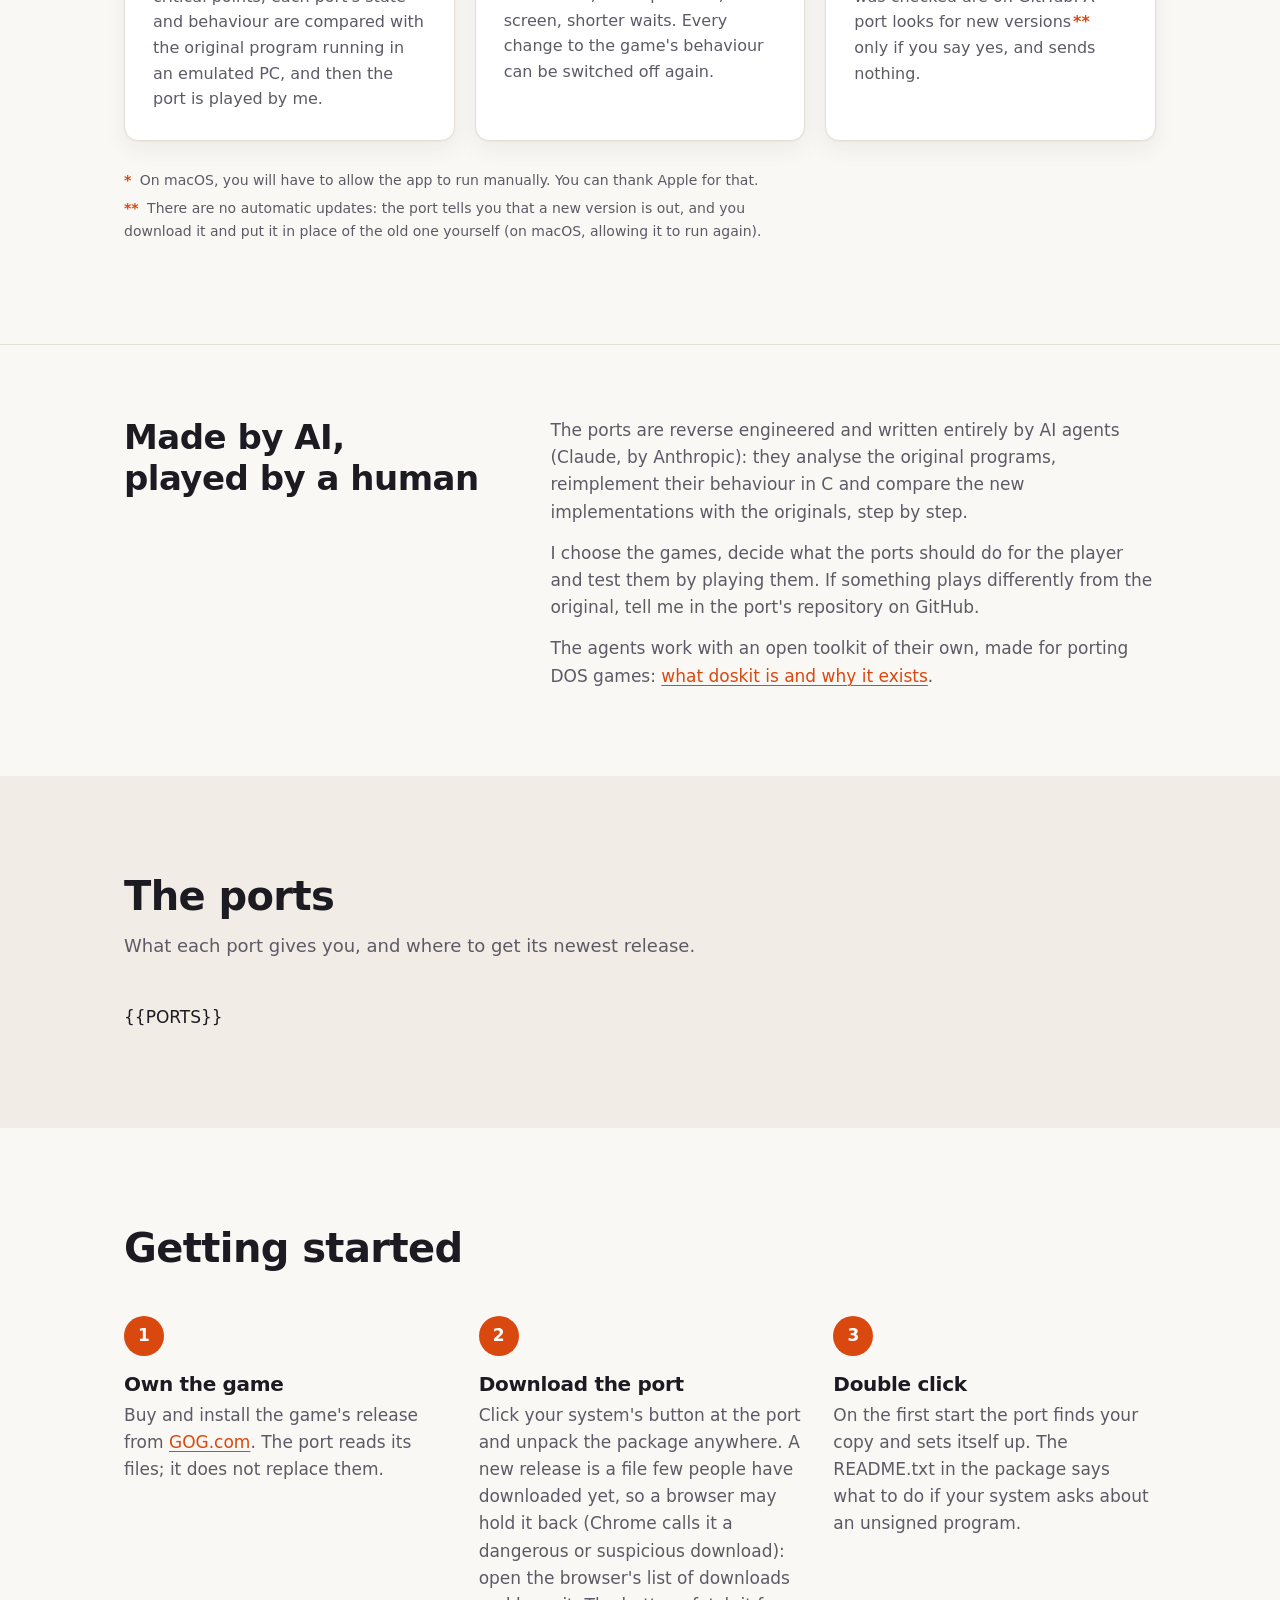
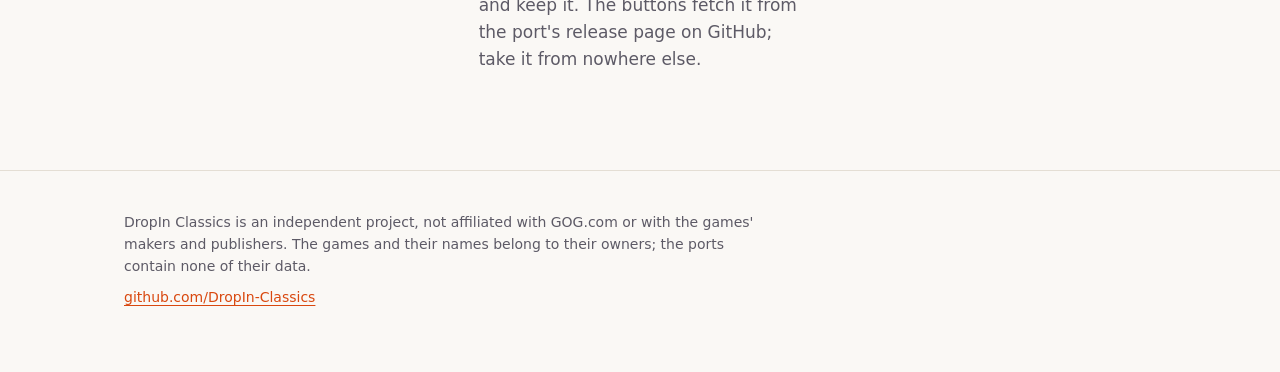
<file: template.html>
<!doctype html>
<html lang="en">
<head>
<meta charset="utf-8">
<meta name="viewport" content="width=device-width, initial-scale=1">
<title>DropIn Classics</title>
<meta name="description" content="Classic DOS games made to run natively on today's computers, with the copy you own.">
<meta name="color-scheme" content="light dark">
<link rel="icon" href="favicon.svg" type="image/svg+xml">
<link rel="stylesheet" href="style.css">
</head>
<body>

<header class="top">
  <div class="wrap top-inner">
    <a class="brand" href="#"><span class="mark" aria-hidden="true"></span>DropIn Classics</a>
    <nav>
      <a href="#goals">Goals</a>
      <a href="#ports">Ports</a>
      <a href="#start">Getting started</a>
      <a href="doskit.html">doskit</a>
      <a href="https://github.com/DropIn-Classics">GitHub</a>
    </nav>
  </div>
</header>

<main>

<section class="hero">
  <div class="wrap">
    <p class="eyebrow">Classic DOS games, native again</p>
    <h1>Drop in your copy.<br><span>Play it like it's new.</span></h1>
    <p class="lead">DropIn Classics makes native compatibility implementations of
      classic DOS games for Windows, macOS, Linux and the Steam Deck. You bring the
      game you own; the port brings its own code to run it, with a double click and
      without an emulator.</p>
    <div class="actions">
      <a class="button primary" href="#ports">See the ports</a>
      <a class="button" href="#goals">What I aim for</a>
    </div>
  </div>
</section>

<section id="goals" class="section">
  <div class="wrap">
    <h2>What I aim for</h2>
    <p class="section-lead">Every port follows the same promises, on every platform
      and for every game.</p>
    <div class="goals">
      <article class="goal">
        <span class="num">01</span>
        <h3>Native, not emulated</h3>
        <p>An independent implementation in readable C, made from analysis of the
          game's original programs and running directly on today's systems: no
          DOSBox, no configuration, no cycles to tune.</p>
      </article>
      <article class="goal">
        <span class="num">02</span>
        <h3>Your copy, open code</h3>
        <p>A port holds only its own code, open on GitHub. The game's data comes from the release
          you bought, read from it on your machine. Without it, nothing can be
          played.</p>
      </article>
      <article class="goal">
        <span class="num">03</span>
        <h3>Download, unpack, double click<a class="fn" href="#fn-mac" aria-label="footnote">*</a></h3>
        <p>No installer and nothing else to install. The port finds your GOG
          release by itself on the first start.</p>
      </article>
      <article class="goal">
        <span class="num">04</span>
        <h3>The original, first</h3>
        <p>The game plays as it did. At critical points, each port's state and
          behaviour are compared with the original program running in an emulated
          PC, and then the port is played by me.</p>
      </article>
      <article class="goal">
        <span class="num">05</span>
        <h3>Better where it shows its age</h3>
        <p>Controllers, a setup screen, full screen, shorter waits. Every change
          to the game's behaviour can be switched off again.</p>
      </article>
      <article class="goal">
        <span class="num">06</span>
        <h3>Open and quiet</h3>
        <p>The source and how each port was checked are on GitHub. A port looks
          for new versions<a class="fn" href="#fn-updates" aria-label="footnote">**</a> only if you say yes, and sends nothing.</p>
      </article>
    </div>
    <ol class="footnotes">
      <li id="fn-mac"><span>*</span> On macOS, you will have to allow the app to run
        manually. You can thank Apple for that.</li>
      <li id="fn-updates"><span>**</span> There are no automatic updates: the port tells
        you that a new version is out, and you download it and put it in place of the
        old one yourself (on macOS, allowing it to run again).</li>
    </ol>
  </div>
</section>

<section id="made" class="section made">
  <div class="wrap made-inner">
    <h2>Made by AI,<br>played by a human</h2>
    <div>
      <p>The ports are reverse engineered and written entirely by AI agents
        (Claude, by Anthropic): they analyse the original programs, reimplement
        their behaviour in C and compare the new implementations with the
        originals, step by step.</p>
      <p>I choose the games, decide what the ports should do for the player
        and test them by playing them. If something plays differently from
        the original, tell me in the port's repository on GitHub.</p>
      <p>The agents work with an open toolkit of their own, made for porting DOS
        games: <a href="doskit.html">what doskit is and why it exists</a>.</p>
    </div>
  </div>
</section>

<section id="ports" class="section alt">
  <div class="wrap">
    <h2>The ports</h2>
    <p class="section-lead">What each port gives you, and where to get its newest
      release.</p>
{{PORTS}}
  </div>
</section>

<section id="start" class="section">
  <div class="wrap">
    <h2>Getting started</h2>
    <ol class="steps">
      <li><h3>Own the game</h3><p>Buy and install the game's release from
        <a href="https://www.gog.com/">GOG.com</a>. The port reads its files; it
        does not replace them.</p></li>
      <li><h3>Download the port</h3><p>Click your system's button at the port and
        unpack the package anywhere. A new release is a file few people have
        downloaded yet, so a browser may hold it back (Chrome calls it a
        dangerous or suspicious download): open the browser's list of downloads
        and keep it. The buttons fetch it from the port's release page on
        GitHub; take it from nowhere else.</p></li>
      <li><h3>Double click</h3><p>On the first start the port finds your copy and
        sets itself up. The README.txt in the package says what to do if your
        system asks about an unsigned program.</p></li>
    </ol>
  </div>
</section>

</main>

<footer class="foot">
  <div class="wrap">
    <p>DropIn Classics is an independent project, not affiliated with GOG.com or
      with the games' makers and publishers. The games and their names belong to
      their owners; the ports contain none of their data.</p>
    <p><a href="https://github.com/DropIn-Classics">github.com/DropIn-Classics</a></p>
  </div>
</footer>

</body>
</html>
</file>
<file: style.css>
:root {
  --bg: #faf8f5;
  --bg-alt: #f1ede6;
  --surface: #ffffff;
  --text: #1c1b22;
  --muted: #5d5a66;
  --line: #e4ded4;
  --accent: #d9480f;
  --accent-soft: #fff0e6;
  --accent-text: #ffffff;
  --hero-a: #1b1340;
  --hero-b: #3a1d5c;
  --hero-text: #f6f3ff;
  --hero-muted: #cbc3e8;
  --glow: #ff8a3d;
  --radius: 14px;
  --shadow: 0 1px 2px rgba(28, 27, 34, .04), 0 8px 24px rgba(28, 27, 34, .06);
  --sans: system-ui, -apple-system, "Segoe UI", Roboto, "Helvetica Neue", Arial, sans-serif;
}

@media (prefers-color-scheme: dark) {
  :root {
    --bg: #131219;
    --bg-alt: #1a1922;
    --surface: #1f1e29;
    --text: #ecebf2;
    --muted: #a3a0b3;
    --line: #2e2c3a;
    --accent: #ff8a3d;
    --accent-soft: #2e2019;
    --accent-text: #1a0f08;
    --hero-a: #0e0a24;
    --hero-b: #2a1545;
    --shadow: 0 1px 2px rgba(0, 0, 0, .3), 0 8px 24px rgba(0, 0, 0, .25);
  }
}

* { box-sizing: border-box; }

html { scroll-behavior: smooth; scroll-padding-top: 72px; }

body {
  margin: 0;
  background: var(--bg);
  color: var(--text);
  font: 17px/1.6 var(--sans);
  -webkit-font-smoothing: antialiased;
}

a { color: var(--accent); text-decoration-thickness: 1px; text-underline-offset: 3px; }

h1, h2, h3 { line-height: 1.2; letter-spacing: -0.015em; margin: 0; }

.wrap { max-width: 1080px; margin: 0 auto; padding: 0 24px; }

/* header */
.top {
  position: sticky; top: 0; z-index: 10;
  background: color-mix(in srgb, var(--bg) 85%, transparent);
  backdrop-filter: saturate(160%) blur(12px);
  -webkit-backdrop-filter: saturate(160%) blur(12px);
  border-bottom: 1px solid var(--line);
}
.top-inner { display: flex; align-items: center; justify-content: space-between; height: 60px; gap: 16px; }
.brand { display: flex; align-items: center; gap: 10px; font-weight: 700; color: var(--text); text-decoration: none; white-space: nowrap; }
.mark {
  width: 22px; height: 22px; border-radius: 50%;
  background: radial-gradient(circle at 35% 30%, #fff 0 12%, var(--glow) 13% 55%, var(--accent) 56%);
  box-shadow: 0 0 0 3px var(--accent-soft);
}
nav { display: flex; gap: 22px; }
nav a { color: var(--muted); text-decoration: none; font-size: 15px; }
nav a:hover, nav a[aria-current] { color: var(--text); }

/* hero */
.hero {
  position: relative; overflow: hidden;
  background:
    radial-gradient(600px 300px at 85% 20%, rgba(255, 138, 61, .35), transparent 70%),
    radial-gradient(500px 400px at 10% 110%, rgba(120, 90, 255, .35), transparent 70%),
    linear-gradient(160deg, var(--hero-a), var(--hero-b));
  color: var(--hero-text);
  padding: 112px 0 120px;
}
.hero::after {
  content: ""; position: absolute; inset: 0; pointer-events: none;
  background-image: radial-gradient(rgba(255, 255, 255, .07) 1px, transparent 1px);
  background-size: 22px 22px;
  mask-image: linear-gradient(to bottom, #000, transparent 90%);
}
.hero .wrap { position: relative; z-index: 1; }
.eyebrow {
  display: inline-block; margin: 0 0 20px; padding: 4px 12px;
  border: 1px solid rgba(255, 255, 255, .2); border-radius: 999px;
  font-size: 13px; letter-spacing: .06em; text-transform: uppercase; color: var(--hero-muted);
}
.hero h1 { font-size: clamp(38px, 6.4vw, 68px); font-weight: 800; max-width: 14ch; }
.hero h1 span {
  background: linear-gradient(90deg, #ffb37a, var(--glow) 45%, #ff5f6d);
  -webkit-background-clip: text; background-clip: text; color: transparent;
}
.lead { font-size: 19px; color: var(--hero-muted); max-width: 60ch; margin: 24px 0 36px; }
.actions { display: flex; flex-wrap: wrap; gap: 12px; }

.button {
  display: inline-flex; align-items: center; gap: 8px;
  padding: 12px 22px; border-radius: 999px;
  font-weight: 600; font-size: 15px; text-decoration: none;
  border: 1px solid rgba(255, 255, 255, .28); color: var(--hero-text);
  transition: transform .15s ease, background .15s ease;
}
.button:hover { transform: translateY(-1px); background: rgba(255, 255, 255, .08); }
.button.primary { background: var(--glow); border-color: var(--glow); color: #1a0f08; }
.button.primary:hover { background: #ff9d5c; }

/* sections */
.section { padding: 96px 0; }
.section.alt { background: var(--bg-alt); }
.section h2 { font-size: clamp(28px, 4vw, 40px); font-weight: 800; }
.section-lead { color: var(--muted); font-size: 18px; margin: 12px 0 44px; max-width: 60ch; }

/* goals */
.goals { display: grid; grid-template-columns: repeat(auto-fill, minmax(290px, 1fr)); gap: 20px; }
.goal {
  background: var(--surface); border: 1px solid var(--line); border-radius: var(--radius);
  padding: 28px; box-shadow: var(--shadow);
}
.goal .num { font-weight: 700; font-size: 13px; color: var(--accent); letter-spacing: .08em; }
.goal h3 { font-size: 20px; margin: 10px 0 8px; }
.goal p { margin: 0; color: var(--muted); font-size: 16px; }

/* ports */
.port {
  background: var(--surface); border: 1px solid var(--line); border-radius: 20px;
  box-shadow: var(--shadow); overflow: hidden;
}
.port + .port { margin-top: 28px; }
.port-head {
  display: grid; grid-template-columns: 1fr auto; gap: 24px; align-items: start;
  padding: 36px 36px 28px; border-bottom: 1px solid var(--line);
}
.port-head h3 { font-size: 30px; font-weight: 800; }
.port-meta { color: var(--muted); font-size: 15px; margin: 6px 0 16px; }
.chips { display: flex; flex-wrap: wrap; gap: 8px; margin: 0; padding: 0; list-style: none; }
.chips li {
  font-size: 13px; font-weight: 600; padding: 4px 11px; border-radius: 999px;
  background: var(--accent-soft); color: var(--accent);
}
.provenance { color: var(--muted); font-size: 15px; max-width: 68ch; margin: 18px 0 0; }

.release {
  min-width: 250px; padding: 20px; border-radius: var(--radius);
  background: var(--bg-alt); border: 1px solid var(--line);
}
.release .label { font-size: 12px; text-transform: uppercase; letter-spacing: .08em; color: var(--muted); }
.release .version { font-size: 26px; font-weight: 800; margin: 2px 0 0; }
.release .date { font-size: 14px; color: var(--muted); }
.release .note { font-size: 14px; color: var(--muted); margin: 10px 0 16px; max-width: 32ch; }
.release .downloads { display: grid; gap: 8px; }
.release .button { color: var(--accent-text); background: var(--accent); border-color: var(--accent); width: 100%; justify-content: center; }
.release .button:hover { background: var(--accent); filter: brightness(1.08); }
.release .source { display: block; text-align: center; font-size: 14px; margin-top: 10px; }

.brings {
  display: grid; grid-template-columns: repeat(auto-fill, minmax(280px, 1fr));
  gap: 4px 36px; padding: 28px 36px 36px; margin: 0; list-style: none;
}
.brings li { position: relative; padding: 12px 0 12px 30px; }
.brings li::before {
  content: ""; position: absolute; left: 0; top: 18px; width: 14px; height: 14px; border-radius: 50%;
  background: radial-gradient(circle at 35% 30%, #fff 0 14%, var(--glow) 15% 60%, var(--accent) 61%);
}
.brings h4 { margin: 0 0 4px; font-size: 16px; }
.brings p { margin: 0; color: var(--muted); font-size: 15px; }
.requires { padding: 0 36px 32px; margin: 0; font-size: 15px; color: var(--muted); }
.requires strong { color: var(--text); }

/* steps */
.steps { list-style: none; counter-reset: s; padding: 0; margin: 44px 0 0; display: grid; grid-template-columns: repeat(auto-fit, minmax(260px, 1fr)); gap: 32px; }
.steps li { counter-increment: s; position: relative; padding-top: 56px; }
.steps li::before {
  content: counter(s); position: absolute; top: 0; left: 0;
  width: 40px; height: 40px; border-radius: 50%; display: grid; place-items: center;
  font-weight: 800; background: var(--accent); color: var(--accent-text);
}
.steps h3 { font-size: 20px; margin-bottom: 6px; }
.steps p { margin: 0; color: var(--muted); }

/* footer */
.foot { border-top: 1px solid var(--line); padding: 40px 0 56px; color: var(--muted); font-size: 14px; }
.foot p { max-width: 72ch; margin: 0 0 8px; }

@media (max-width: 720px) {
  body { font-size: 16px; }
  .wrap { padding: 0 16px; }
  nav { gap: 14px; }
  nav a:nth-child(3) { display: none; }
  .hero { padding: 72px 0 80px; }
  .section { padding: 64px 0; }
  .port-head { grid-template-columns: 1fr; padding: 24px 20px 20px; }
  .release { min-width: 0; }
  .brings { padding: 16px 20px 24px; }
  .requires { padding: 0 20px 24px; }
}

@media (max-width: 600px) {
  nav a:nth-child(1) { display: none; }
  nav a:nth-child(6) { display: none; }
}

@media (prefers-reduced-motion: reduce) {
  html { scroll-behavior: auto; }
  .button { transition: none; }
}

/* footnotes */
.fn { margin-left: 2px; color: var(--accent); text-decoration: none; font-weight: 700; }
.footnotes { list-style: none; padding: 0; margin: 28px 0 0; color: var(--muted); font-size: 14px; max-width: 72ch; }
.footnotes li { margin: 0 0 6px; }
.footnotes span { color: var(--accent); font-weight: 700; margin-right: 4px; }

/* how the ports are made */
.made { padding: 72px 0; border-top: 1px solid var(--line); }
.made-inner { display: grid; grid-template-columns: minmax(0, 1fr) minmax(0, 1.6fr); gap: 48px; align-items: start; }
.made h2 { font-size: clamp(26px, 3.4vw, 34px); }
.made p { margin: 0 0 14px; color: var(--muted); font-size: 17px; }
@media (max-width: 720px) {
  .made { padding: 56px 0; }
  .made-inner { grid-template-columns: 1fr; gap: 16px; }
}

/* doskit page */
.prose { max-width: 68ch; margin-top: 24px; }
.prose p { margin: 0 0 16px; color: var(--muted); font-size: 18px; }
.brings.plain { padding: 0; margin-top: 32px; }
.steps.four { grid-template-columns: repeat(auto-fit, minmax(210px, 1fr)); }
</file>
